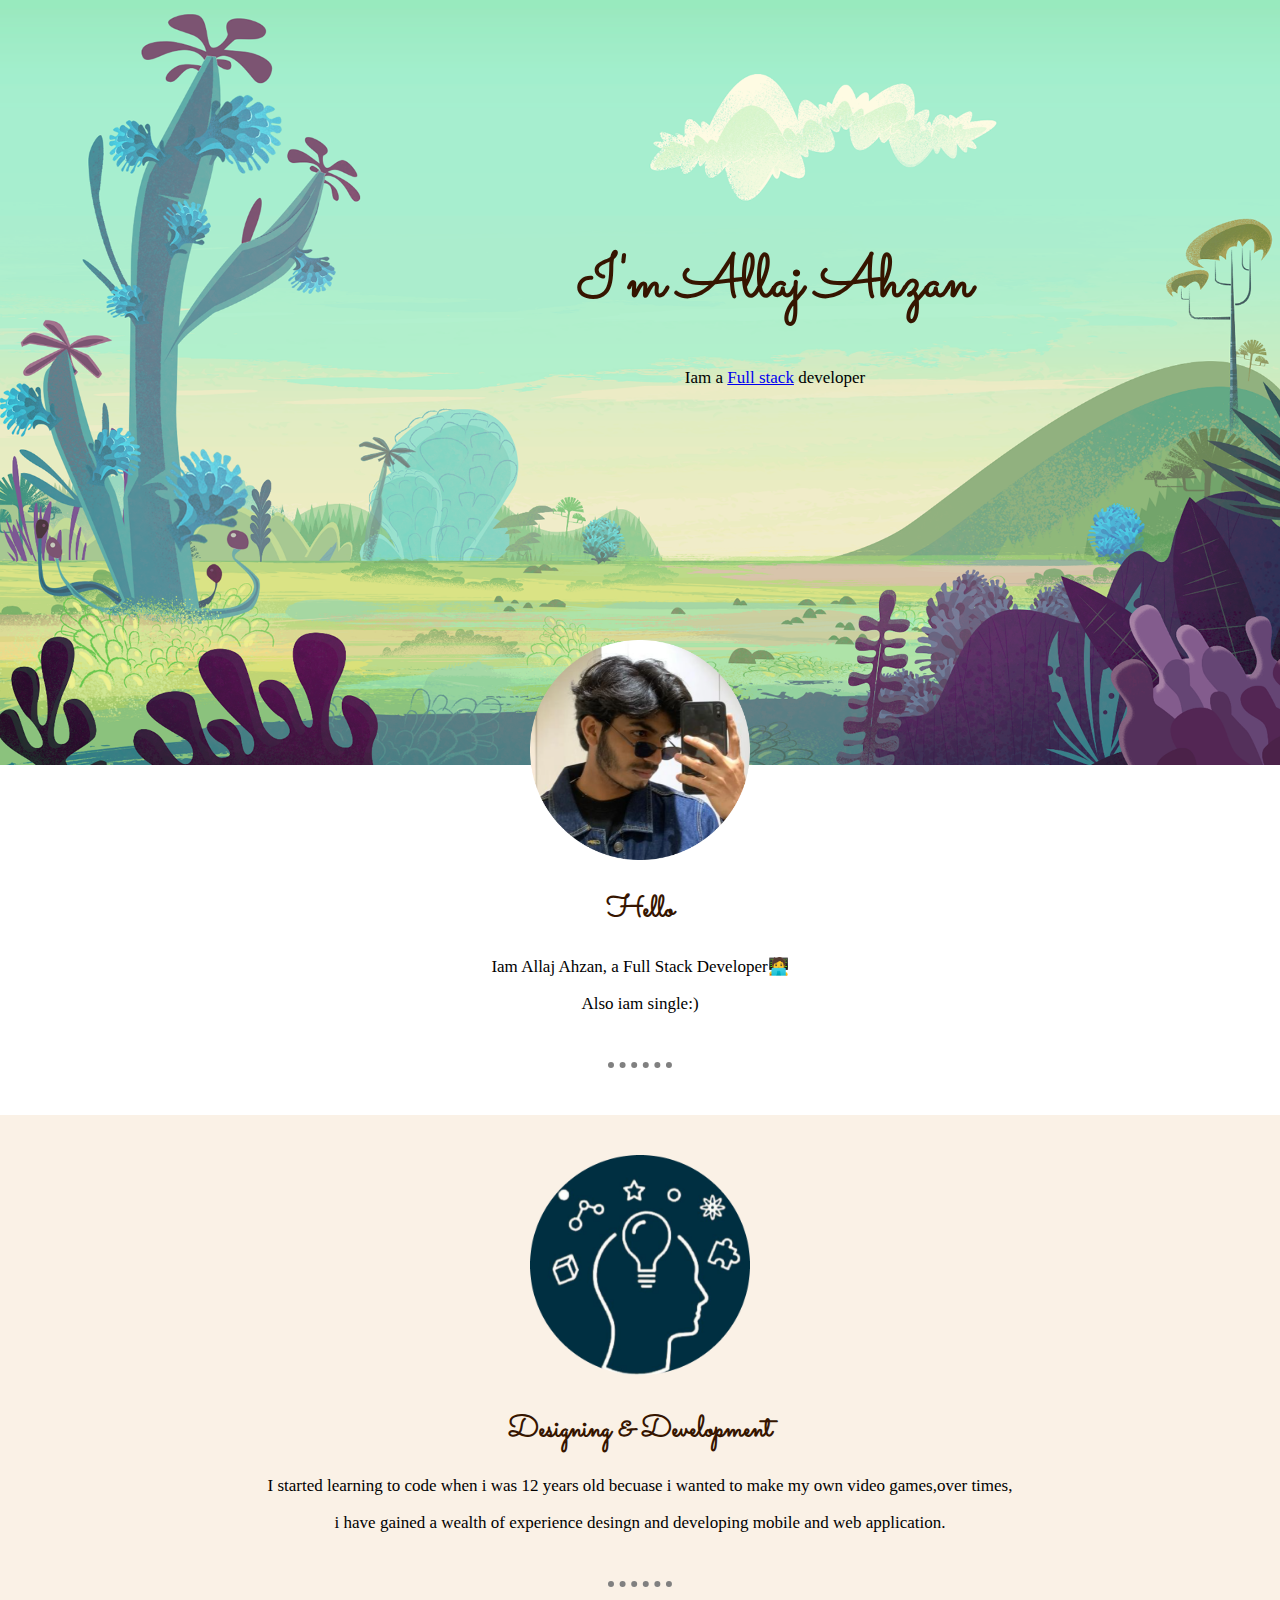
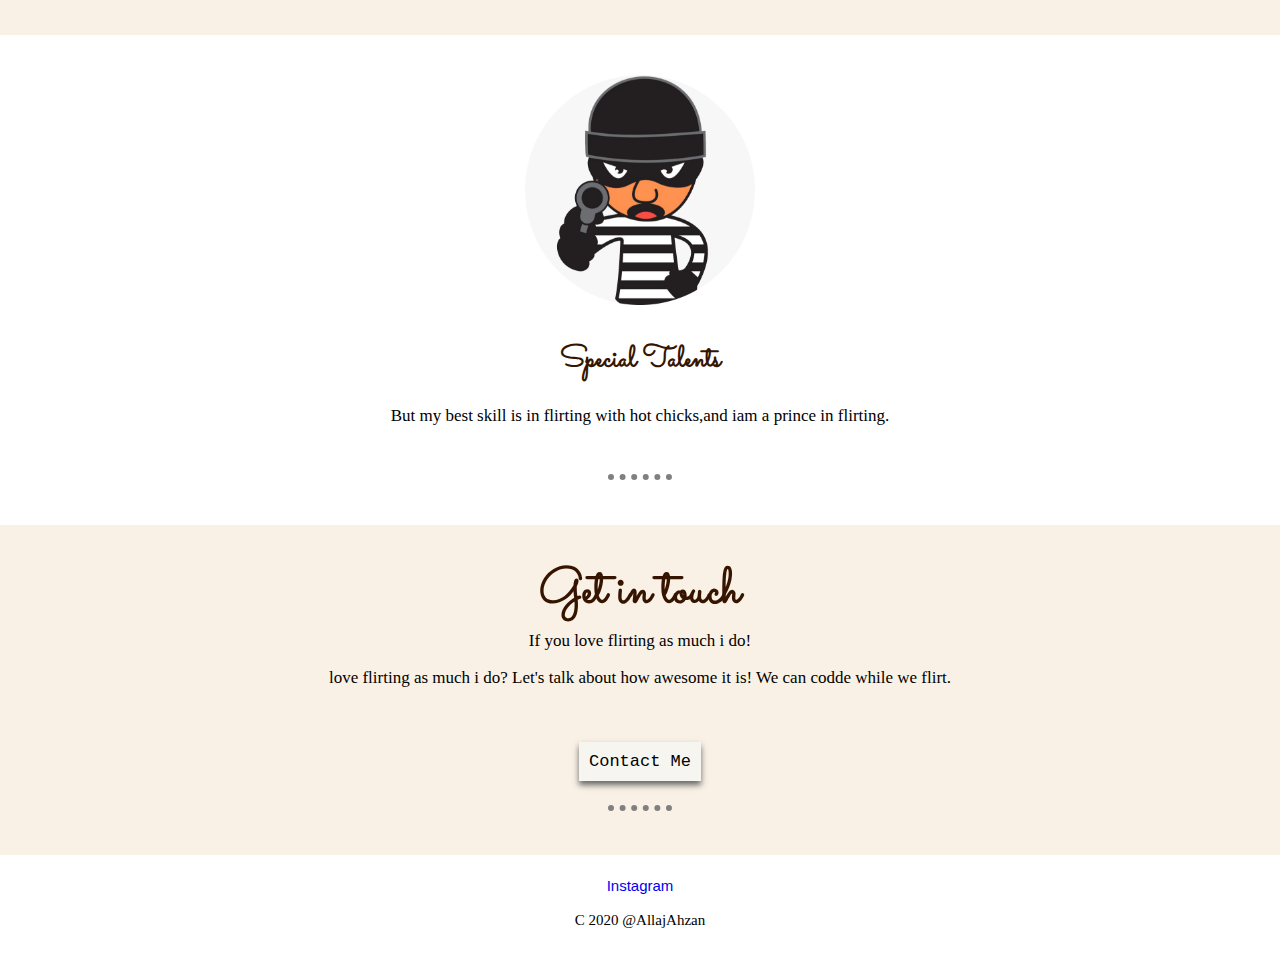
<file: index.html>
<!DOCTYPE html>
<html lang="en" dir="ltr">
  <head>
    <meta charset="utf-8">
    <title>Ahsan allaj pk</title>
    <link rel="stylesheet" href="styles.css">
    <link rel="icon" href="favicon.ico">
    <link rel="preconnect" href="https://fonts.googleapis.com">
<link rel="preconnect" href="https://fonts.gstatic.com" crossorigin>
<link href="https://fonts.googleapis.com/css2?family=Sacramento&display=swap" rel="stylesheet">
  </head>
  <body>
    <div class="top-container">
        <img class="image" src="nature1.png" alt="image">
    </div>
    <div class="first">
      <h1>I'm Allaj Ahzan</h1>
      <p>Iam a <a class="fullstack" href="https://www.geeksforgeeks.org/what-is-full-stack-development/">Full stack</a> developer</p>
    </div>
   <div class="middle-container">
      <div class="profile">
        <img class="allaj"src="allaj1.png" alt="profie-pic">
        <h2 class="aa">Hello</h2>
        <p class="aa">Iam Allaj Ahzan, a Full Stack Developer🧑‍💻</p>
        <p class="aa">Also iam single:)</p>
        <br>
        <hr class="aa">
      </div>
    </div>
   <div class="bottom-container">
       <div class="skill">
         <img class="skills" src="skills1.png" alt="skills-pic">
         <h2>Designing & Development</h2>
         <p>I started learning to code when i was 12 years old becuase i wanted to make my own video games,over times,</p>
             <p>  i have gained a wealth of experience desingn and developing mobile and web application.</p>
         <br>
         <hr>
       </div>
    </div>

    <div class="fourth-container">
      <div class="hot">
        <img class="talent"src="talent1.png" alt="talent-pic">
        <h2>Special Talents</h2>
        <p>But my best skill is in flirting with hot chicks,and iam a prince in flirting.</p>
        <br>
        <hr>
      </div>
    </div>
    <div class="fivth-container">

        <h1 class="size">Get in touch</h1>
        <p>If you love flirting as much i do!</p>
        <p>love flirting as much i do? Let's talk about how awesome it is! We can codde while we flirt.</p>
        <br>
        <br>
        <a class="btn" href="contactme.html">Contact Me</a>
        <br>
        <br>
        <hr>
        </div>
        <div class="last">
          <a class="link" href="https://www.instagram.com/allajahzan/">Instagram</a>
          <br>
          <p class="pp">C 2020 @AllajAhzan</p>
        </div>



    </div>



  </body>
</html>
</file>
<file: styles.css>
body
     {
      background-color: #FAF1E6;
      margin: 0px;
      font-family: Sacramento,cursive;
      }
hr 
{
  height: 0px;
  border-style: dotted none none;
  width: 5%;
  border-width: 6px;
}
h1
{
  margin-top: 0px;
  font-size: 60px;
  color: #361500;
}
p {
  font-family: cursive;
  font-size: 17px;
}
h2 {
  font-size: 30px;
  color: #361500;
}
.image {
  width: 100%;
}
.top-container {
  text-align: center;
}

.first
 {
   padding-top: 60px;
   height: 320px;
   width: 400px;
   position: absolute;
   top: 180px;
   left: 575px;
   margin: auto;
   text-align: center;
}

.middle-container
{
  height: 350px;
  width: 100%;
  background-color: white;
  text-align: center;
  position: relative;
  bottom: 10px;
}
.allaj {
  position: relative;
  height: 220px;
  bottom: 125px;
}
.aa {
  position: relative;
  bottom: 130px;
}

.bottom-container
{
  height: 510px;
  width: 100%;
  background-color: #FAF1E6;
  text-align: center;
}
.fullstack {
  text-decoration: underline;
}

.fourth-container
 {
  height: 490px;
  width: 100%;
  background-color: white;
  text-align: center;
}
.talent {
  height: 230px;
}
.fivth-container {
  height: 330px;
  width: 100%;
  background-color:#FAF1E6;
  text-align: center;
}
.contact1 {
  font-size: 40px;
  text-decoration: underline;
  color: #361500;
}
.message2 {
  font-size: 40px;
  text-decoration: underline;
  color: #361500;
}
.contact {
  text-align: center;
  background-color: #FAF1E6;
  height: 270px;
  padding-top: 10px;
}
.message {
  text-align: center;
  background-color: white;
  height: 433px;
}
.link {
  font-family: sans-serif;
  font-size: 15px;
  text-decoration: none;
}
a:hover {
  color: black;
}
.pp {
  padding-top: 15px;
  font-size: 15px;
}


.size {
  position: relative;
  top: 30px;
  font-size: 50px;
  color: #361500;
}
.skills {
  height: 220px;
}
.skill {
position: relative;
top: 30px;
}
.hot {
  position: relative;
  top: 40px;
}
.last {
  height: 80px;
  background-color: white;
  padding-top: 30px;
  line-height: 2px;
  text-align: center;
}
.btn {
  -webkit-border-radius: 0;
  -moz-border-radius: 0;
  border-radius: 0px;
  -webkit-box-shadow: 0px 4px 6px #666666;
  -moz-box-shadow: 0px 4px 6px #666666;
  box-shadow: 0px 4px 6px #666666;
  font-family: Courier New;
  color: #000000;
  font-size: 17px;
  background: #f7f5ef;
  padding: 10px 10px 10px 10px;
  text-decoration: none;
}

.btn:hover {
  background: #ffffff;
  text-decoration: none;
}
</file>
